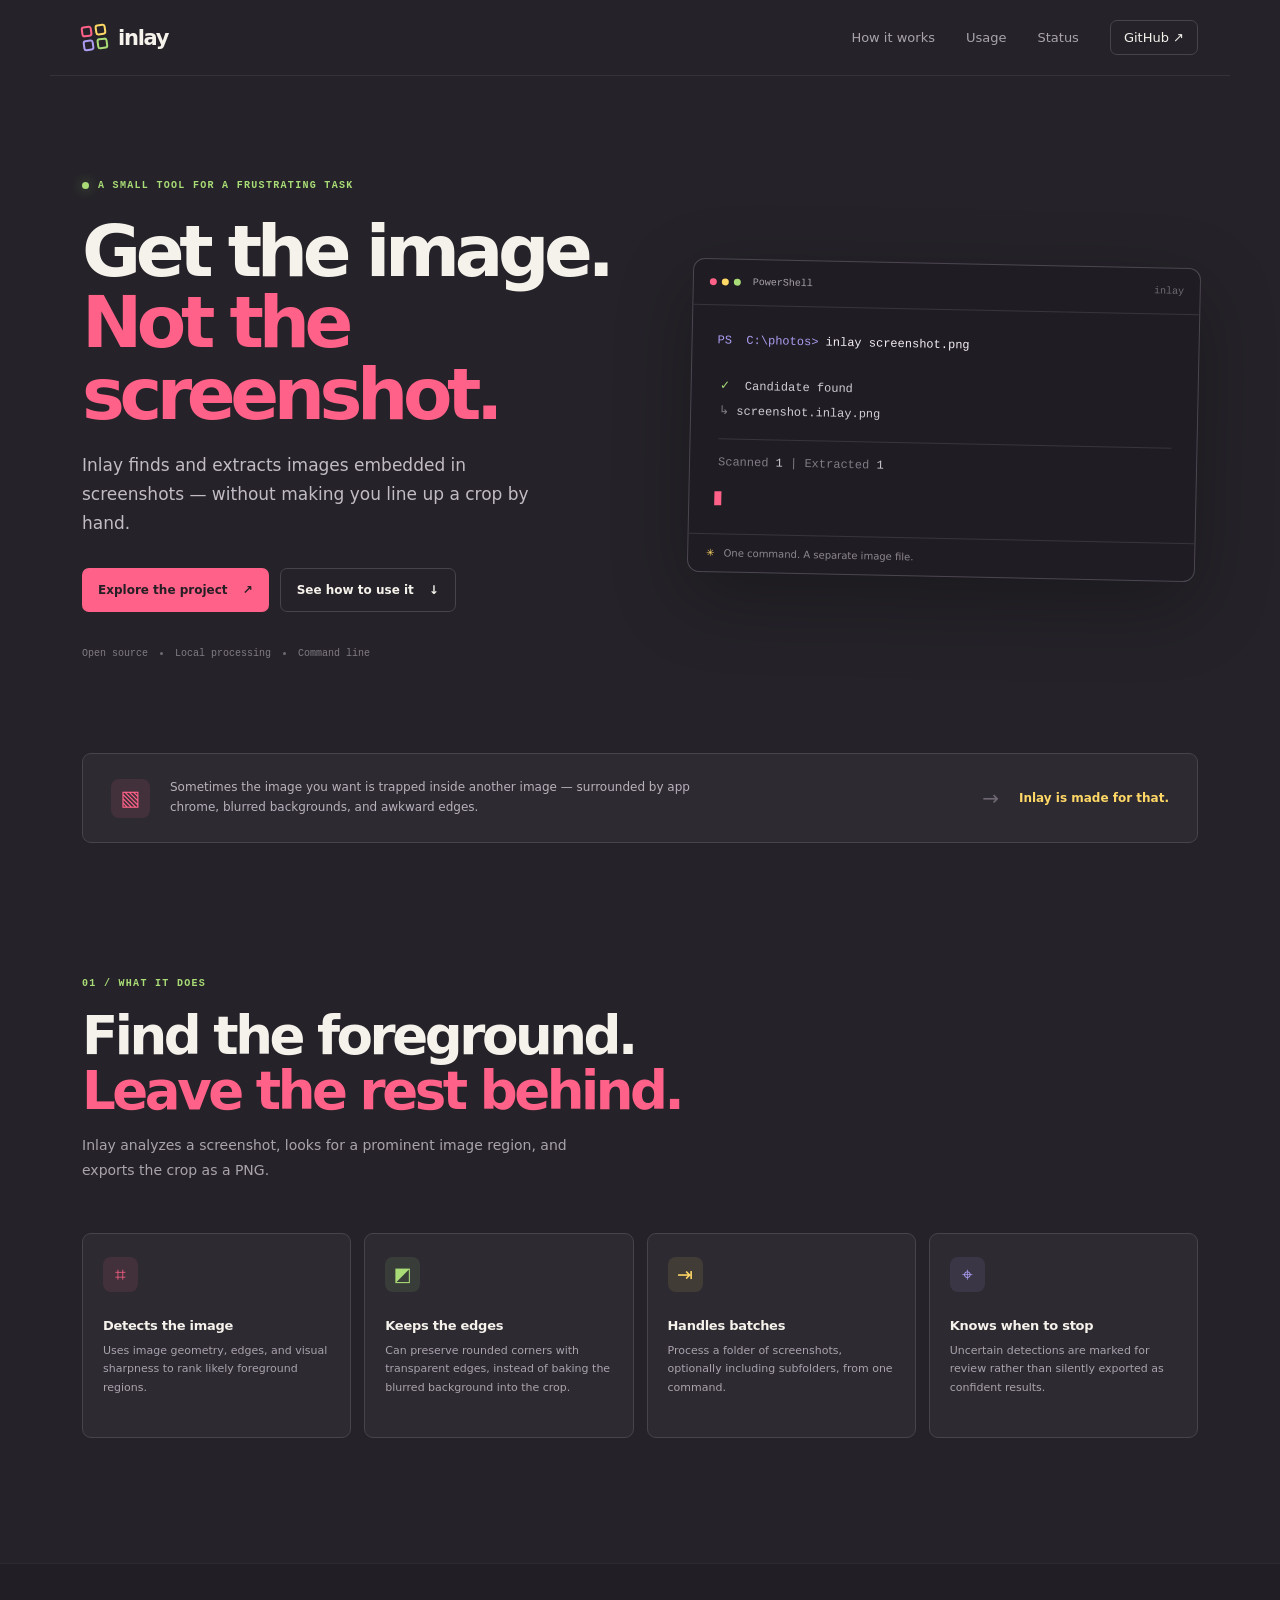
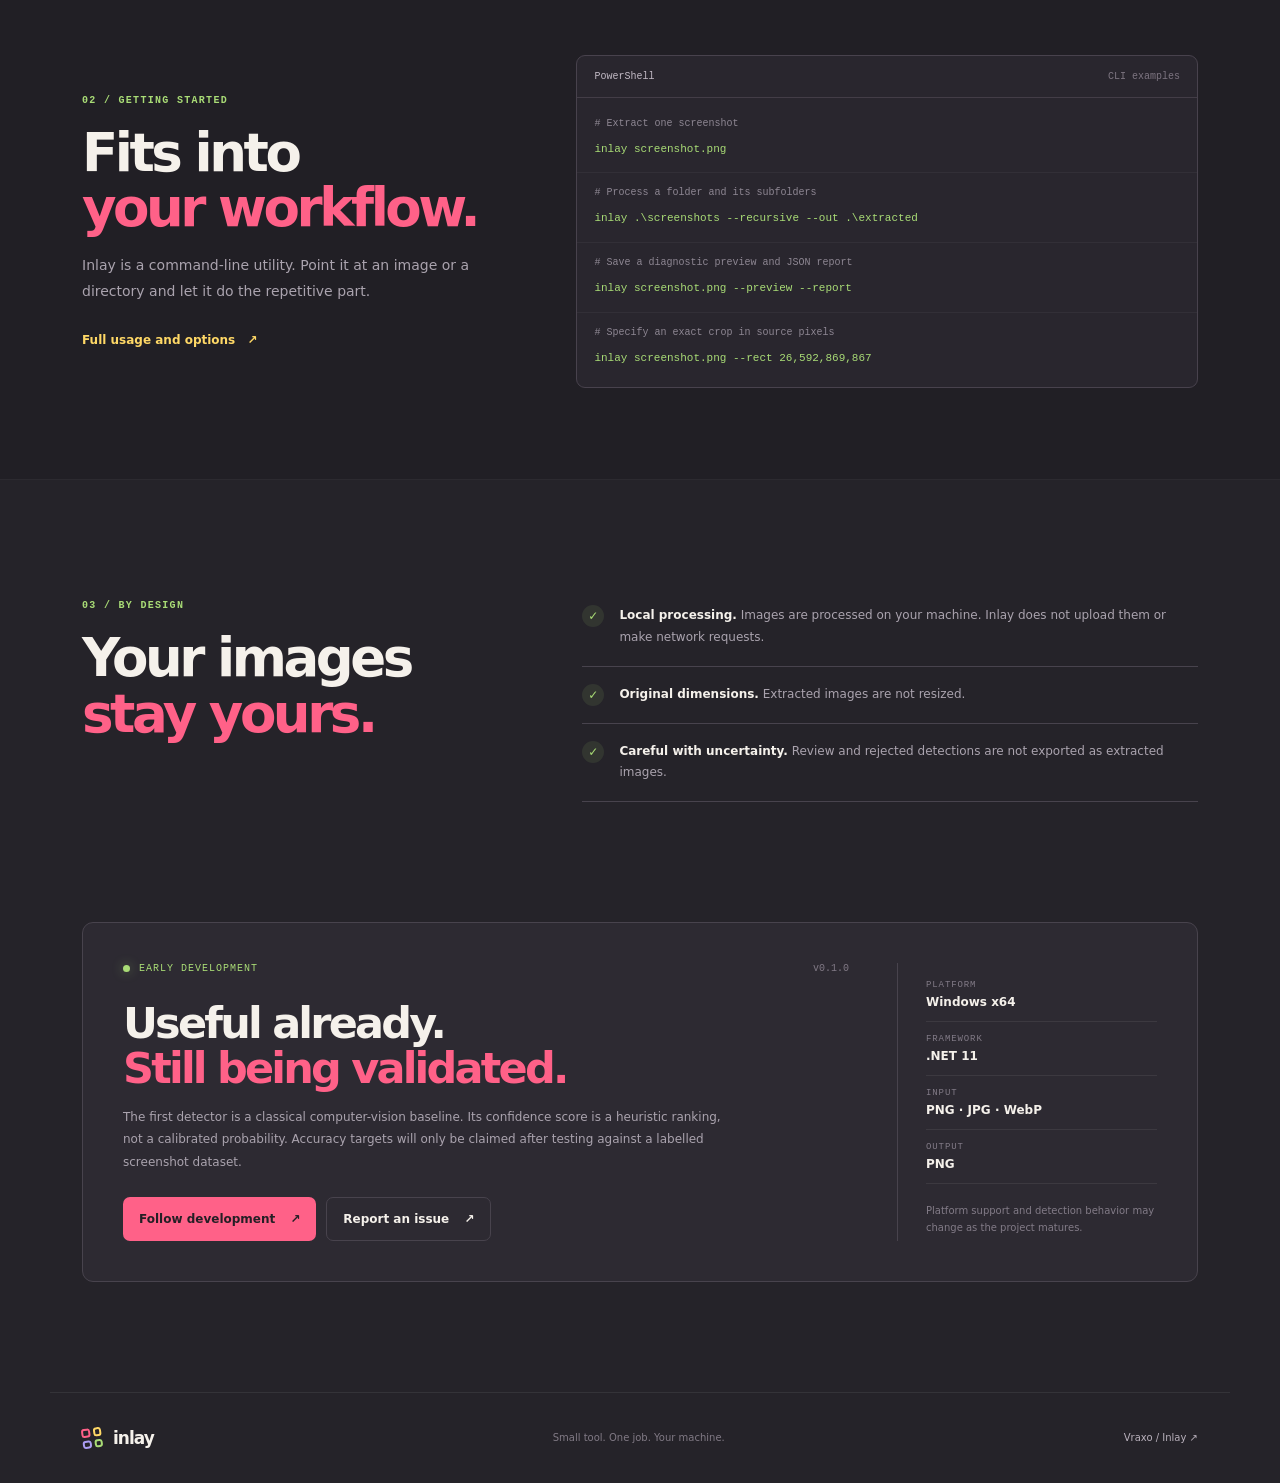
<file: docs/index.html>
<!doctype html>
<html lang="en">
<head>
  <meta charset="utf-8">
  <meta name="viewport" content="width=device-width, initial-scale=1">
  <meta name="theme-color" content="#252329">
  <meta name="description" content="Inlay extracts foreground images embedded in screenshots. A small, local-first command-line tool.">
  <title>Inlay — Extract images from screenshots</title>
  <link rel="icon" href="./favicon.svg" type="image/svg+xml">
  <link rel="stylesheet" href="./styles.css">
</head>
<body>
  <header class="site-header">
    <a class="brand" href="#" aria-label="Inlay home">
      <span class="brand-mark" aria-hidden="true"><span></span><span></span><span></span><span></span></span>
      <span>inlay</span>
    </a>
    <nav aria-label="Main navigation">
      <a href="#how-it-works">How it works</a>
      <a href="#usage">Usage</a>
      <a href="#status">Status</a>
      <a class="nav-github" href="https://github.com/Vraxo/Inlay">GitHub <span aria-hidden="true">↗</span></a>
    </nav>
  </header>

  <main>
    <section class="hero">
      <div class="hero-copy">
        <div class="eyebrow"><span class="eyebrow-dot"></span> A small tool for a frustrating task</div>
        <h1>Get the image.<br><span>Not the screenshot.</span></h1>
        <p class="hero-lede">Inlay finds and extracts images embedded in screenshots — without making you line up a crop by hand.</p>
        <div class="hero-actions">
          <a class="button button-primary" href="https://github.com/Vraxo/Inlay">Explore the project <span aria-hidden="true">↗</span></a>
          <a class="button button-quiet" href="#usage">See how to use it <span aria-hidden="true">↓</span></a>
        </div>
        <div class="hero-meta"><span>Open source</span><i></i><span>Local processing</span><i></i><span>Command line</span></div>
      </div>
      <div class="terminal-card" aria-label="Example command">
        <div class="terminal-top"><div class="window-dots"><i></i><i></i><i></i></div><span>PowerShell</span><span class="terminal-path">inlay</span></div>
        <div class="terminal-body">
          <div class="terminal-line"><span class="prompt">PS&nbsp; C:\photos&gt;</span> <span>inlay screenshot.png</span></div>
          <div class="terminal-output">
            <div><span class="ok">✓</span> Candidate found</div>
            <div><span class="muted">↳</span> screenshot.inlay.png</div>
            <div class="terminal-rule"></div>
            <div><span class="muted">Scanned</span> 1 <span class="muted">| Extracted</span> 1</div>
          </div>
          <div class="terminal-cursor" aria-hidden="true"></div>
        </div>
        <div class="terminal-caption"><span class="caption-spark">✳</span> One command. A separate image file.</div>
      </div>
    </section>

    <section class="problem-strip" aria-label="The problem Inlay solves">
      <div class="problem-icon" aria-hidden="true">▧</div>
      <p>Sometimes the image you want is trapped inside another image — surrounded by app chrome, blurred backgrounds, and awkward edges.</p>
      <span class="strip-arrow" aria-hidden="true">→</span>
      <strong>Inlay is made for that.</strong>
    </section>

    <section class="section" id="how-it-works">
      <div class="section-heading">
        <div class="eyebrow">01 / What it does</div>
        <h2>Find the foreground.<br><span>Leave the rest behind.</span></h2>
        <p>Inlay analyzes a screenshot, looks for a prominent image region, and exports the crop as a PNG.</p>
      </div>
      <div class="feature-grid">
        <article class="feature-card">
          <div class="feature-symbol symbol-pink">⌗</div>
          <h3>Detects the image</h3>
          <p>Uses image geometry, edges, and visual sharpness to rank likely foreground regions.</p>
        </article>
        <article class="feature-card">
          <div class="feature-symbol symbol-green">◩</div>
          <h3>Keeps the edges</h3>
          <p>Can preserve rounded corners with transparent edges, instead of baking the blurred background into the crop.</p>
        </article>
        <article class="feature-card">
          <div class="feature-symbol symbol-yellow">⇥</div>
          <h3>Handles batches</h3>
          <p>Process a folder of screenshots, optionally including subfolders, from one command.</p>
        </article>
        <article class="feature-card">
          <div class="feature-symbol symbol-purple">⌖</div>
          <h3>Knows when to stop</h3>
          <p>Uncertain detections are marked for review rather than silently exported as confident results.</p>
        </article>
      </div>
    </section>

    <section class="usage-section" id="usage">
      <div class="usage-copy">
        <div class="eyebrow">02 / Getting started</div>
        <h2>Fits into<br><span>your workflow.</span></h2>
        <p>Inlay is a command-line utility. Point it at an image or a directory and let it do the repetitive part.</p>
        <a class="text-link" href="https://github.com/Vraxo/Inlay#usage">Full usage and options <span aria-hidden="true">↗</span></a>
      </div>
      <div class="code-panel">
        <div class="code-panel-header"><span>PowerShell</span><span class="code-language">CLI examples</span></div>
        <div class="code-examples">
          <div class="code-example"><span class="code-comment"># Extract one screenshot</span><code>inlay screenshot.png</code></div>
          <div class="code-example"><span class="code-comment"># Process a folder and its subfolders</span><code>inlay .\screenshots --recursive --out .\extracted</code></div>
          <div class="code-example"><span class="code-comment"># Save a diagnostic preview and JSON report</span><code>inlay screenshot.png --preview --report</code></div>
          <div class="code-example"><span class="code-comment"># Specify an exact crop in source pixels</span><code>inlay screenshot.png --rect 26,592,869,867</code></div>
        </div>
      </div>
    </section>

    <section class="principles">
      <div class="principle-lead">
        <div class="eyebrow">03 / By design</div>
        <h2>Your images<br><span>stay yours.</span></h2>
      </div>
      <div class="principle-detail">
        <div class="principle-line"><span class="principle-check">✓</span><p><strong>Local processing.</strong> Images are processed on your machine. Inlay does not upload them or make network requests.</p></div>
        <div class="principle-line"><span class="principle-check">✓</span><p><strong>Original dimensions.</strong> Extracted images are not resized.</p></div>
        <div class="principle-line"><span class="principle-check">✓</span><p><strong>Careful with uncertainty.</strong> Review and rejected detections are not exported as extracted images.</p></div>
      </div>
    </section>

    <section class="status-section" id="status">
      <div class="status-card">
        <div class="status-top"><span class="status-label"><span class="status-dot"></span> Early development</span><span class="status-version">v0.1.0</span></div>
        <h2>Useful already.<br><span>Still being validated.</span></h2>
        <p>The first detector is a classical computer-vision baseline. Its confidence score is a heuristic ranking, not a calibrated probability. Accuracy targets will only be claimed after testing against a labelled screenshot dataset.</p>
        <div class="status-actions">
          <a class="button button-primary" href="https://github.com/Vraxo/Inlay">Follow development <span aria-hidden="true">↗</span></a>
          <a class="button button-quiet" href="https://github.com/Vraxo/Inlay/issues">Report an issue <span aria-hidden="true">↗</span></a>
        </div>
      </div>
      <div class="status-side">
        <div class="status-fact"><span>Platform</span><strong>Windows x64</strong></div>
        <div class="status-fact"><span>Framework</span><strong>.NET 11</strong></div>
        <div class="status-fact"><span>Input</span><strong>PNG · JPG · WebP</strong></div>
        <div class="status-fact"><span>Output</span><strong>PNG</strong></div>
        <p>Platform support and detection behavior may change as the project matures.</p>
      </div>
    </section>
  </main>

  <footer class="site-footer">
    <a class="brand footer-brand" href="#"><span class="brand-mark" aria-hidden="true"><span></span><span></span><span></span><span></span></span><span>inlay</span></a>
    <span>Small tool. One job. Your machine.</span>
    <a href="https://github.com/Vraxo/Inlay">Vraxo / Inlay <span aria-hidden="true">↗</span></a>
  </footer>
</body>
</html>
</file>
<file: docs/styles.css>
:root {
    color-scheme: dark;
    --bg: #252329;
    --bg-soft: #2d2a32;
    --panel: #302d35;
    --panel-light: #37333d;
    --line: #48434d;
    --text: #f5f1eb;
    --muted: #aaa3ae;
    --pink: #ff6188;
    --green: #a9dc76;
    --yellow: #ffd866;
    --purple: #ab9df2;
    --mono: "Cascadia Code", "SFMono-Regular", Consolas, monospace;
    --sans: Inter, ui-sans-serif, system-ui, -apple-system, BlinkMacSystemFont, "Segoe UI", sans-serif;
}
* {
    box-sizing: border-box;
}
html {
    scroll-behavior: smooth;
}
body {
    margin: 0;
    background: var(--bg);
    color: var(--text);
    font-family: var(--sans);
    -webkit-font-smoothing: antialiased;
}
a {
    color: inherit;
    text-decoration: none;
}
.site-header {
    height: 76px;
    max-width: 1180px;
    margin: 0 auto;
    padding: 0 32px;
    display: flex;
    align-items: center;
    justify-content: space-between;
    border-bottom: 1px solid rgba(255,255,255,.07);
}
.brand {
    display: inline-flex;
    align-items: center;
    gap: 11px;
    font-size: 21px;
    font-weight: 750;
    letter-spacing: -.06em;
}
.brand-mark {
    width: 25px;
    height: 25px;
    display: grid;
    grid-template-columns: 1fr 1fr;
    gap: 3px;
    transform: rotate(-8deg);
}
.brand-mark span {
    display: block;
    border: 2px solid var(--pink);
    border-radius: 3px;
}
.brand-mark span:nth-child(2) {
    border-color: var(--yellow);
}
.brand-mark span:nth-child(3) {
    border-color: var(--purple);
}
.brand-mark span:nth-child(4) {
    border-color: var(--green);
}
nav {
    display: flex;
    align-items: center;
    gap: 31px;
    color: var(--muted);
    font-size: 13px;
}
nav a {
    transition: color .18s ease;
}
nav a:hover, .text-link:hover, .site-footer a:hover {
    color: var(--text);
}
nav .nav-github {
    color: var(--text);
    border: 1px solid var(--line);
    border-radius: 7px;
    padding: 9px 13px;
}
.hero {
    max-width: 1180px;
    min-height: 590px;
    margin: 0 auto;
    padding: 104px 32px 94px;
    display: grid;
    grid-template-columns: 1.03fr .97fr;
    gap: 68px;
    align-items: center;
}
.eyebrow {
    display: flex;
    align-items: center;
    gap: 9px;
    color: var(--green);
    font-family: var(--mono);
    font-size: 10px;
    font-weight: 700;
    letter-spacing: .13em;
    text-transform: uppercase;
}
.eyebrow-dot, .status-dot {
    width: 7px;
    height: 7px;
    display: inline-block;
    border-radius: 50%;
    background: var(--green);
    box-shadow: 0 0 12px rgba(169,220,118,.45);
}
h1, h2, h3, p {
    margin-top: 0;
}
h1 {
    margin: 25px 0 21px;
    font-size: clamp(47px, 5.7vw, 72px);
    line-height: .99;
    letter-spacing: -.075em;
    font-weight: 760;
}
h1 span, h2 span {
    color: var(--pink);
}
.hero-lede {
    max-width: 470px;
    color: #c2bbc5;
    font-size: 17px;
    line-height: 1.7;
}
.hero-actions {
    display: flex;
    flex-wrap: wrap;
    gap: 11px;
    margin-top: 31px;
}
.button {
    min-height: 44px;
    display: inline-flex;
    align-items: center;
    justify-content: center;
    gap: 15px;
    padding: 0 16px;
    border-radius: 7px;
    font-size: 12px;
    font-weight: 700;
    transition: transform .18s ease, background .18s ease;
}
.button:hover {
    transform: translateY(-2px);
}
.button-primary {
    background: var(--pink);
    color: #251f25;
}
.button-primary:hover {
    background: #ff7a9a;
}
.button-quiet {
    color: var(--text);
    border: 1px solid var(--line);
}
.button-quiet:hover {
    background: var(--panel-light);
}
.hero-meta {
    display: flex;
    align-items: center;
    gap: 12px;
    margin-top: 36px;
    color: #817a85;
    font-family: var(--mono);
    font-size: 10px;
}
.hero-meta i {
    width: 3px;
    height: 3px;
    background: #716a75;
    border-radius: 50%;
}
.terminal-card {
    overflow: hidden;
    border: 1px solid #4c4651;
    border-radius: 12px;
    background: #1f1d23;
    box-shadow: 0 24px 75px rgba(0,0,0,.28);
    transform: rotate(1.2deg);
}
.terminal-top {
    height: 46px;
    display: flex;
    align-items: center;
    gap: 12px;
    padding: 0 16px;
    border-bottom: 1px solid #39343e;
    color: #a9a1ad;
    font-family: var(--mono);
    font-size: 10px;
}
.window-dots {
    display: flex;
    gap: 5px;
}
.window-dots i {
    width: 7px;
    height: 7px;
    border-radius: 50%;
    background: #ff6188;
}
.window-dots i:nth-child(2) {
    background: #ffd866;
}
.window-dots i:nth-child(3) {
    background: #a9dc76;
}
.terminal-path {
    margin-left: auto;
    color: #716a76;
}
.terminal-body {
    min-height: 216px;
    padding: 28px 25px;
    font-family: var(--mono);
    font-size: 12px;
}
.terminal-line {
    color: #f4edf3;
    white-space: nowrap;
}
.prompt {
    color: var(--purple);
}
.terminal-output {
    margin: 27px 0 0 3px;
    color: #d2ccd4;
    line-height: 2.1;
}
.ok {
    color: var(--green);
    margin-right: 8px;
}
.muted {
    color: #827b87;
}
.terminal-rule {
    width: 100%;
    height: 1px;
    margin: 14px 0 11px;
    background: #39343e;
}
.terminal-cursor {
    width: 7px;
    height: 14px;
    margin-top: 15px;
    background: var(--pink);
    animation: blink 1.1s steps(2,start) infinite;
}
@keyframes blink {
    to {
        visibility: hidden;
    }

}
.terminal-caption {
    display: flex;
    align-items: center;
    gap: 9px;
    padding: 13px 18px;
    border-top: 1px solid #39343e;
    color: #8e8792;
    font-size: 10px;
}
.caption-spark {
    color: var(--yellow);
}
.problem-strip {
    max-width: 1116px;
    margin: 0 auto;
    padding: 24px 28px;
    display: flex;
    align-items: center;
    gap: 20px;
    border: 1px solid var(--line);
    border-radius: 9px;
    background: var(--bg-soft);
}
.problem-icon {
    flex: 0 0 39px;
    height: 39px;
    display: grid;
    place-items: center;
    border-radius: 8px;
    background: rgba(255,97,136,.1);
    color: var(--pink);
    font-size: 21px;
}
.problem-strip p {
    max-width: 560px;
    margin: 0;
    color: #b8b1bc;
    font-size: 12px;
    line-height: 1.65;
}
.strip-arrow {
    margin-left: auto;
    color: #6f6874;
    font-size: 20px;
}
.problem-strip strong {
    color: var(--yellow);
    font-size: 12px;
    white-space: nowrap;
}
.section {
    max-width: 1180px;
    margin: 0 auto;
    padding: 135px 32px 125px;
}
.section-heading {
    max-width: 620px;
}
h2 {
    margin: 19px 0 15px;
    font-size: clamp(36px, 4.2vw, 53px);
    line-height: 1.04;
    letter-spacing: -.065em;
}
.section-heading > p, .usage-copy > p {
    max-width: 510px;
    color: var(--muted);
    font-size: 14px;
    line-height: 1.8;
}
.feature-grid {
    display: grid;
    grid-template-columns: repeat(4, 1fr);
    gap: 13px;
    margin-top: 49px;
}
.feature-card {
    min-height: 205px;
    padding: 23px 20px;
    border: 1px solid var(--line);
    border-radius: 9px;
    background: var(--bg-soft);
}
.feature-symbol {
    width: 35px;
    height: 35px;
    display: grid;
    place-items: center;
    margin-bottom: 26px;
    border-radius: 8px;
    font-size: 19px;
}
.symbol-pink {
    color: var(--pink);
    background: rgba(255,97,136,.1);
}
.symbol-green {
    color: var(--green);
    background: rgba(169,220,118,.1);
}
.symbol-yellow {
    color: var(--yellow);
    background: rgba(255,216,102,.1);
}
.symbol-purple {
    color: var(--purple);
    background: rgba(171,157,242,.1);
}
.feature-card h3 {
    margin-bottom: 9px;
    font-size: 13px;
    letter-spacing: -.02em;
}
.feature-card p {
    margin: 0;
    color: var(--muted);
    font-size: 11px;
    line-height: 1.7;
}
.usage-section {
    padding: 91px max(32px, calc((100vw - 1116px)/2));
    display: grid;
    grid-template-columns: .8fr 1.2fr;
    gap: 80px;
    align-items: center;
    background: #211f25;
    border-top: 1px solid rgba(255,255,255,.05);
    border-bottom: 1px solid rgba(255,255,255,.05);
}
.usage-copy h2 {
    margin-bottom: 18px;
}
.text-link {
    display: inline-flex;
    gap: 12px;
    margin-top: 15px;
    color: var(--yellow);
    font-size: 12px;
    font-weight: 700;
}
.code-panel {
    overflow: hidden;
    border: 1px solid #48424d;
    border-radius: 9px;
    background: #29262e;
}
.code-panel-header {
    height: 42px;
    display: flex;
    align-items: center;
    justify-content: space-between;
    padding: 0 17px;
    border-bottom: 1px solid #433d47;
    color: #c3bbc6;
    font-family: var(--mono);
    font-size: 10px;
}
.code-language {
    color: #7d7581;
}
.code-examples {
    padding: 6px 0;
}
.code-example {
    padding: 14px 17px;
    border-bottom: 1px solid rgba(255,255,255,.045);
}
.code-example:last-child {
    border-bottom: 0;
}
.code-comment {
    display: block;
    margin-bottom: 8px;
    color: #8e8793;
    font-family: var(--mono);
    font-size: 10px;
}
code {
    color: var(--green);
    font-family: var(--mono);
    font-size: 11px;
    line-height: 1.7;
    overflow-wrap: anywhere;
}
.principles {
    max-width: 1116px;
    margin: 0 auto;
    padding: 120px 0;
    display: grid;
    grid-template-columns: .8fr 1.2fr;
    gap: 90px;
}
.principle-lead h2 {
    margin-bottom: 0;
}
.principle-detail {
    padding-top: 5px;
}
.principle-line {
    display: flex;
    align-items: flex-start;
    gap: 15px;
    padding: 17px 0;
    border-bottom: 1px solid var(--line);
}
.principle-line:first-child {
    padding-top: 0;
}
.principle-check {
    flex: 0 0 22px;
    width: 22px;
    height: 22px;
    display: grid;
    place-items: center;
    border-radius: 50%;
    background: rgba(169,220,118,.1);
    color: var(--green);
    font-size: 12px;
}
.principle-line p {
    margin: 0;
    color: var(--muted);
    font-size: 12px;
    line-height: 1.8;
}
.principle-line strong {
    color: var(--text);
}
.status-section {
    max-width: 1116px;
    margin: 0 auto 110px;
    display: grid;
    grid-template-columns: 1fr 260px;
    gap: 48px;
    padding: 40px;
    border: 1px solid var(--line);
    border-radius: 11px;
    background: var(--bg-soft);
}
.status-card h2 {
    margin: 27px 0 16px;
    font-size: 43px;
}
.status-card > p {
    max-width: 620px;
    color: var(--muted);
    font-size: 12px;
    line-height: 1.85;
}
.status-top {
    display: flex;
    align-items: center;
    justify-content: space-between;
}
.status-label {
    display: inline-flex;
    align-items: center;
    gap: 9px;
    color: var(--green);
    font-family: var(--mono);
    font-size: 10px;
    text-transform: uppercase;
    letter-spacing: .1em;
}
.status-version {
    color: #807985;
    font-family: var(--mono);
    font-size: 10px;
}
.status-actions {
    display: flex;
    flex-wrap: wrap;
    gap: 10px;
    margin-top: 24px;
}
.status-side {
    padding: 5px 0 0 28px;
    border-left: 1px solid var(--line);
}
.status-fact {
    display: flex;
    flex-direction: column;
    gap: 5px;
    padding: 12px 0;
    border-bottom: 1px solid rgba(255,255,255,.07);
}
.status-fact span {
    color: #827b87;
    font-family: var(--mono);
    font-size: 9px;
    text-transform: uppercase;
    letter-spacing: .1em;
}
.status-fact strong {
    font-size: 12px;
    font-weight: 600;
}
.status-side > p {
    margin: 18px 0 0;
    color: #827b87;
    font-size: 10px;
    line-height: 1.7;
}
.site-footer {
    max-width: 1180px;
    min-height: 91px;
    margin: 0 auto;
    padding: 20px 32px;
    display: flex;
    align-items: center;
    justify-content: space-between;
    border-top: 1px solid rgba(255,255,255,.07);
    color: #817a85;
    font-size: 10px;
}
.footer-brand {
    color: var(--text);
    font-size: 17px;
}
.footer-brand .brand-mark {
    width: 20px;
    height: 20px;
}
.site-footer > a:last-child {
    color: #b9b1bc;
}
@media (max-width: 850px) {
    .hero {
        grid-template-columns: 1fr;
        gap: 55px;
        padding-top: 80px;
    }
    .terminal-card {
        max-width: 600px;
        width: 100%;
        margin: 0 auto;
    }
    .feature-grid {
        grid-template-columns: repeat(2, 1fr);
    }
    .usage-section {
        grid-template-columns: 1fr;
        gap: 35px;
    }
    .principles {
        padding: 95px 32px;
        gap: 35px;
    }
    .status-section {
        margin-left: 32px;
        margin-right: 32px;
        grid-template-columns: 1fr;
        gap: 25px;
    }
    .status-side {
        padding: 20px 0 0;
        border-left: 0;
        border-top: 1px solid var(--line);
        display: grid;
        grid-template-columns: repeat(2, 1fr);
        column-gap: 25px;
    }
    .status-side > p {
        grid-column: 1 / -1;
    }
}
@media (max-width: 560px) {
    .site-header {
        height: 66px;
        padding: 0 20px;
    }
    nav {
        gap: 15px;
        font-size: 11px;
    }
    nav a:not(.nav-github) {
        display: none;
    }
    .hero {
        padding: 72px 22px 75px;
        gap: 45px;
    }
    h1 {
        font-size: 51px;
    }
    .hero-lede {
        font-size: 15px;
    }
    .hero-meta {
        flex-wrap: wrap;
        gap: 8px;
        font-size: 9px;
    }
    .problem-strip {
        margin: 0 20px;
        padding: 18px;
        flex-wrap: wrap;
        gap: 12px;
    }
    .problem-strip p {
        flex: 1;
        min-width: 190px;
    }
    .strip-arrow {
        display: none;
    }
    .problem-strip strong {
        margin-left: 51px;
    }
    .section {
        padding: 95px 22px;
    }
    .feature-grid {
        grid-template-columns: 1fr 1fr;
        gap: 9px;
        margin-top: 35px;
    }
    .feature-card {
        min-height: 195px;
        padding: 17px 14px;
    }
    .feature-symbol {
        margin-bottom: 19px;
    }
    .usage-section {
        padding: 75px 22px;
    }
    .principles {
        padding: 80px 22px;
        grid-template-columns: 1fr;
        gap: 27px;
    }
    .status-section {
        margin: 0 20px 75px;
        padding: 24px 20px;
    }
    .status-card h2 {
        font-size: 36px;
    }
    .status-side {
        grid-template-columns: 1fr 1fr;
    }
    .site-footer {
        padding: 20px;
        flex-wrap: wrap;
        gap: 12px;
    }
    .site-footer > span {
        order: 3;
        width: 100%;
    }
}
@media (prefers-reduced-motion: reduce) {
    *, *::before, *::after {
        scroll-behavior: auto !important;
        animation-duration: .01ms !important;
        animation-iteration-count: 1 !important;
        transition-duration: .01ms !important;
    }
}
</file>
